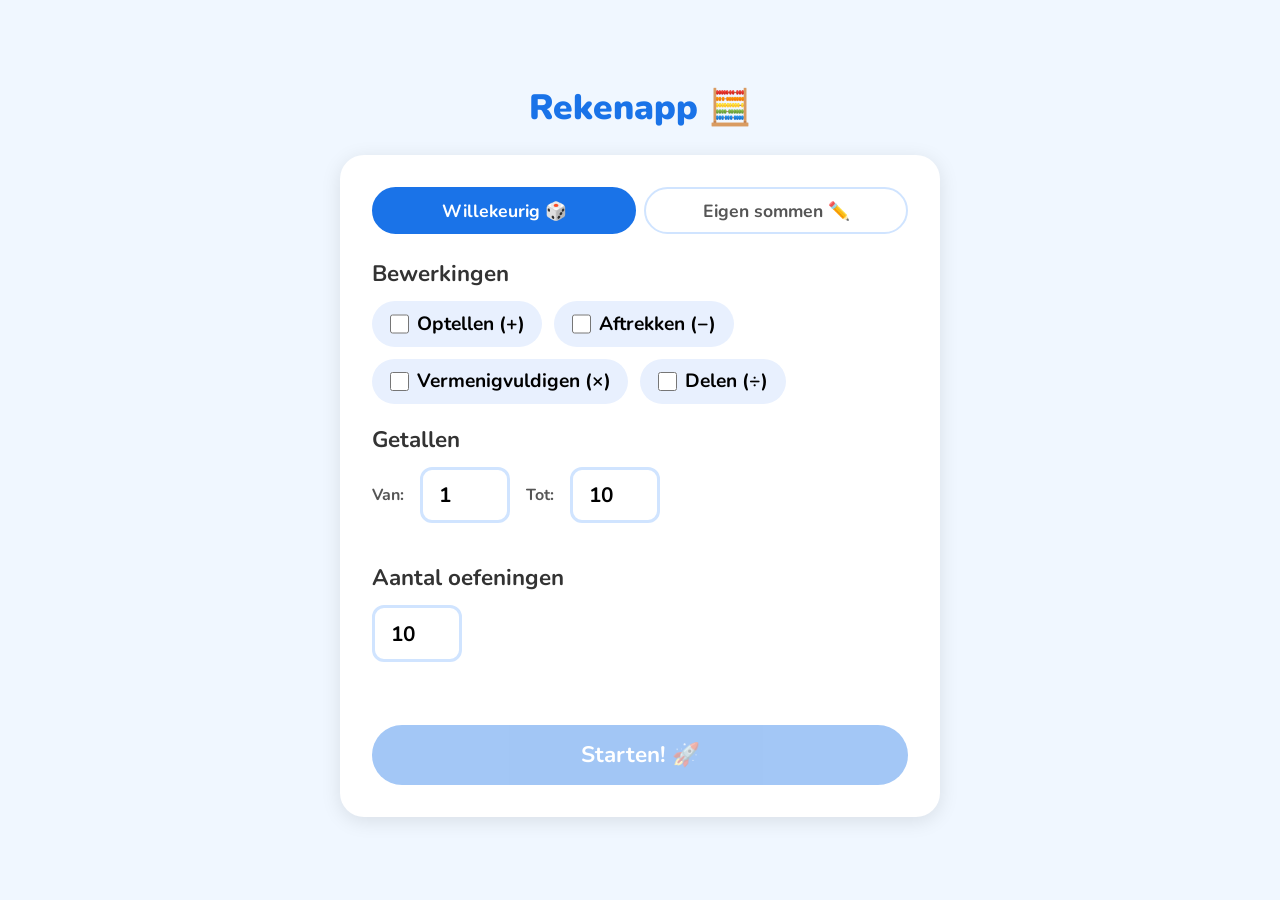
<file: index.html>
<!DOCTYPE html>
<html lang="nl">
<head>
  <meta charset="UTF-8">
  <meta name="viewport" content="width=device-width, initial-scale=1.0">
  <title>Rekenapp</title>
  <link rel="preconnect" href="https://fonts.googleapis.com">
  <link href="https://fonts.googleapis.com/css2?family=Nunito:wght@400;700;900&display=swap" rel="stylesheet">
  <link rel="stylesheet" href="style.css">
</head>
<body>
  <!-- Screen 1: Instellingen -->
  <div id="screen-instellingen" class="screen active">
    <h1>Rekenapp 🧮</h1>
    <div class="card">
      <!-- Mode toggle -->
      <div class="mode-toggle">
        <button class="mode-btn active" id="btn-mode-random">Willekeurig 🎲</button>
        <button class="mode-btn" id="btn-mode-eigen">Eigen sommen ✏️</button>
      </div>

      <!-- Random mode section -->
      <div id="random-section">
        <h2>Bewerkingen</h2>
        <div class="checkbox-group">
          <label class="checkbox-label">
            <input type="checkbox" id="op-plus" value="+"> <span>Optellen (+)</span>
          </label>
          <label class="checkbox-label">
            <input type="checkbox" id="op-min" value="-"> <span>Aftrekken (−)</span>
          </label>
          <label class="checkbox-label">
            <input type="checkbox" id="op-keer" value="×"> <span>Vermenigvuldigen (×)</span>
          </label>
          <label class="checkbox-label">
            <input type="checkbox" id="op-delen" value="÷"> <span>Delen (÷)</span>
          </label>
        </div>

        <h2>Getallen</h2>
        <div class="number-row">
          <label for="min-getal">Van:</label>
          <input type="number" id="min-getal" value="1" min="1">
          <label for="max-getal">Tot:</label>
          <input type="number" id="max-getal" value="10" min="2">
        </div>
        <div class="error-msg" id="getal-error"></div>
      </div>

      <!-- Eigen sommen section (hidden by default) -->
      <div id="eigen-section" style="display:none">
        <h2>Jouw sommen</h2>
        <div id="pattern-list"></div>
        <button class="btn-add-pattern" id="btn-add-pattern">＋ Som toevoegen</button>
      </div>

      <!-- Shared: number of exercises -->
      <h2>Aantal oefeningen</h2>
      <div class="number-row">
        <input type="number" id="aantal" value="10" min="1" max="50">
      </div>
      <div class="error-msg" id="aantal-error"></div>

      <button class="btn-primary" id="btn-starten" disabled>Starten! 🚀</button>
    </div>
  </div>

  <!-- Screen 2: Oefening -->
  <div id="screen-oefening" class="screen">
    <h1>Rekenapp 🧮</h1>
    <div class="card">
      <div class="progress-wrap">
        <div class="progress-label" id="progress-label">Vraag 1 van 10</div>
        <div class="progress-bar"><div class="progress-fill" id="progress-fill" style="width:0%"></div></div>
      </div>
      <div class="problem" id="problem-display">7 + 4 = ?</div>
      <div class="answer-wrap">
        <input type="number" id="answer-input" class="answer-input" readonly placeholder="?">
      </div>
      <div class="feedback" id="feedback-msg"></div>
      <div class="numpad">
        <button class="numpad-btn" data-val="1">1</button>
        <button class="numpad-btn" data-val="2">2</button>
        <button class="numpad-btn" data-val="3">3</button>
        <button class="numpad-btn" data-val="4">4</button>
        <button class="numpad-btn" data-val="5">5</button>
        <button class="numpad-btn" data-val="6">6</button>
        <button class="numpad-btn" data-val="7">7</button>
        <button class="numpad-btn" data-val="8">8</button>
        <button class="numpad-btn" data-val="9">9</button>
        <button class="numpad-btn numpad-wis" data-val="wis">Wis</button>
        <button class="numpad-btn" data-val="0">0</button>
        <button class="numpad-btn numpad-ok" aria-label="Controleren">✅</button>
      </div>
    </div>
  </div>

  <!-- Screen 3: Resultaten -->
  <div id="screen-resultaten" class="screen">
    <h1>Klaar! 🎊</h1>
    <div class="card">
      <div class="stars" id="stars-display">⭐⭐⭐</div>
      <div class="score-display" id="score-display">Je hebt 8 van de 10 sommen goed!</div>
      <div class="result-msg" id="result-msg">Geweldig!</div>
      <div class="btn-row">
        <button class="btn-secondary" id="btn-instellingen">⚙️ Instellingen</button>
        <button class="btn-primary" id="btn-opnieuw">🔄 Opnieuw</button>
      </div>
    </div>
  </div>

  <canvas id="confetti-canvas"></canvas>
  <script type="module" src="app.js"></script>
</body>
</html>
</file>
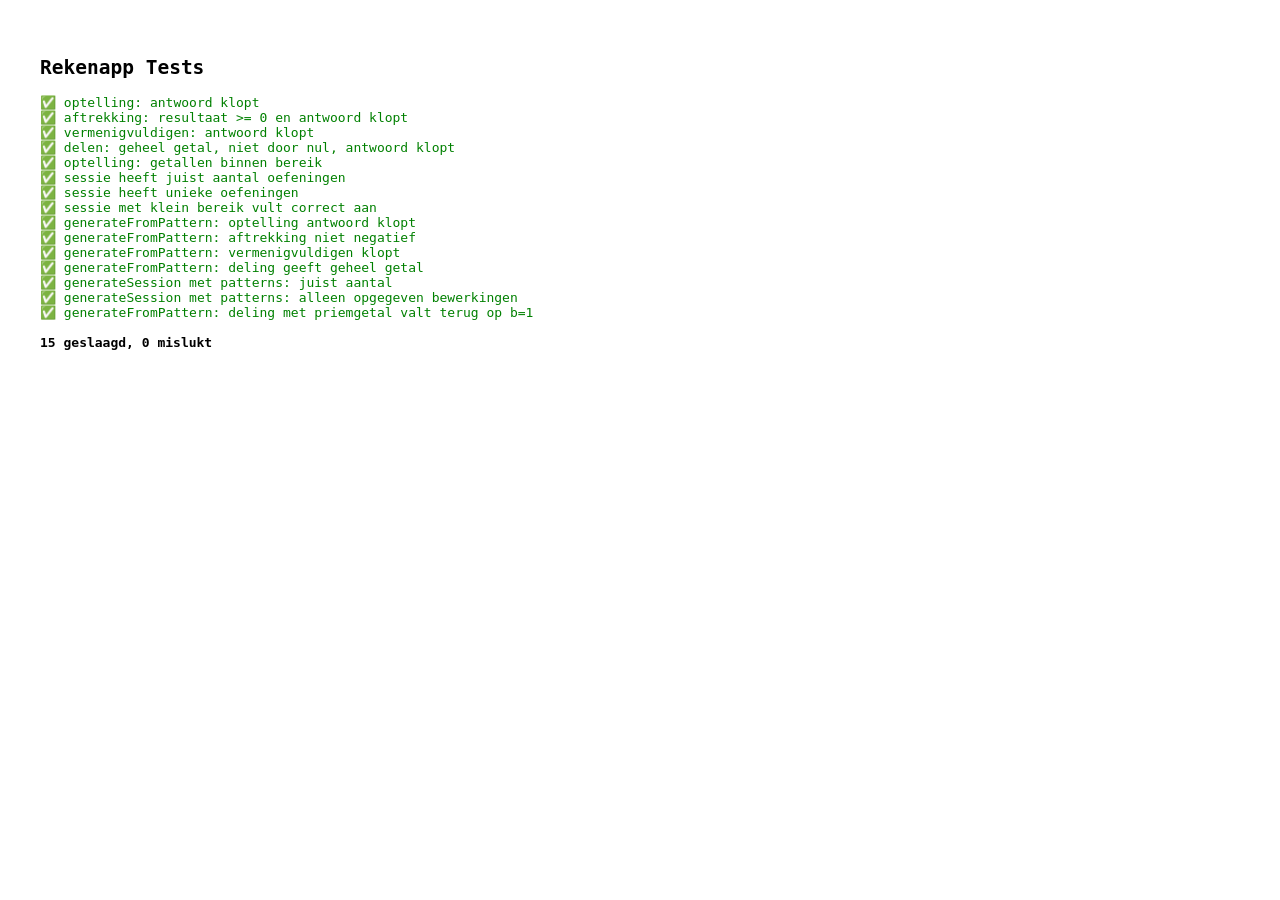
<file: test.html>
<!DOCTYPE html>
<html lang="nl">
<head>
  <meta charset="UTF-8">
  <title>Tests — Rekenapp</title>
  <style>body{font-family:monospace;padding:2rem;} .pass{color:green;} .fail{color:red;}</style>
</head>
<body>
<h2>Rekenapp Tests</h2>
<pre id="output"></pre>
<script type="module">
import { generateExercise, generateSession, generateFromPattern } from './exercises.js';

const out = document.getElementById('output');
let passed = 0, failed = 0;

function test(name, fn) {
  try {
    fn();
    out.innerHTML += `<span class="pass">✅ ${name}</span>\n`;
    passed++;
  } catch(e) {
    out.innerHTML += `<span class="fail">❌ ${name}: ${e.message}</span>\n`;
    failed++;
  }
}
function assert(cond, msg) { if (!cond) throw new Error(msg || 'mislukt'); }

const s = { ops: ['+', '-', '×', '÷'], min: 1, max: 10, aantal: 10 };

test('optelling: antwoord klopt', () => {
  for (let i = 0; i < 50; i++) {
    const ex = generateExercise({ ...s, ops: ['+'] });
    assert(ex.answer === ex.a + ex.b, `${ex.a}+${ex.b}≠${ex.answer}`);
  }
});

test('aftrekking: resultaat >= 0 en antwoord klopt', () => {
  for (let i = 0; i < 50; i++) {
    const ex = generateExercise({ ...s, ops: ['-'] });
    assert(ex.answer >= 0, `${ex.a}-${ex.b}=${ex.answer} < 0`);
    assert(ex.answer === ex.a - ex.b, `${ex.a}-${ex.b}≠${ex.answer}`);
  }
});

test('vermenigvuldigen: antwoord klopt', () => {
  for (let i = 0; i < 50; i++) {
    const ex = generateExercise({ ...s, ops: ['×'] });
    assert(ex.answer === ex.a * ex.b, `${ex.a}×${ex.b}≠${ex.answer}`);
  }
});

test('delen: geheel getal, niet door nul, antwoord klopt', () => {
  for (let i = 0; i < 50; i++) {
    const ex = generateExercise({ ...s, ops: ['÷'] });
    assert(ex.b !== 0, 'deling door nul');
    assert(Number.isInteger(ex.answer), `${ex.a}÷${ex.b}=${ex.answer} is geen geheel getal`);
    assert(ex.answer === ex.a / ex.b, `${ex.a}÷${ex.b}≠${ex.answer}`);
  }
});

test('optelling: getallen binnen bereik', () => {
  for (let i = 0; i < 50; i++) {
    const ex = generateExercise({ ...s, ops: ['+'] });
    assert(ex.a >= 1 && ex.a <= 10, `a=${ex.a} buiten bereik`);
    assert(ex.b >= 1 && ex.b <= 10, `b=${ex.b} buiten bereik`);
  }
});

test('sessie heeft juist aantal oefeningen', () => {
  const session = generateSession(s);
  assert(session.length === 10, `verwacht 10, kreeg ${session.length}`);
});

test('sessie heeft unieke oefeningen', () => {
  const session = generateSession(s);
  const keys = session.map(e => `${e.a}${e.op}${e.b}`);
  const unique = new Set(keys);
  assert(unique.size === keys.length, `duplicaten gevonden`);
});

test('sessie met klein bereik vult correct aan', () => {
  const session = generateSession({ ops: ['+'], min: 1, max: 3, aantal: 50 });
  assert(session.length === 50, `verwacht 50, kreeg ${session.length}`);
});

const pat = { fixed: 9, op: '-', min: 1, max: 8 };

test('generateFromPattern: optelling antwoord klopt', () => {
  for (let i = 0; i < 50; i++) {
    const ex = generateFromPattern({ fixed: 6, op: '+', min: 1, max: 5 });
    assert(ex.a === 6, `a moet 6 zijn, got ${ex.a}`);
    assert(ex.answer === ex.a + ex.b, `${ex.a}+${ex.b}≠${ex.answer}`);
    assert(ex.b >= 1 && ex.b <= 5, `b=${ex.b} buiten bereik`);
  }
});

test('generateFromPattern: aftrekking niet negatief', () => {
  for (let i = 0; i < 50; i++) {
    const ex = generateFromPattern(pat);
    assert(ex.a === 9, `a moet 9 zijn`);
    assert(ex.answer >= 0, `antwoord ${ex.answer} is negatief`);
    assert(ex.answer === ex.a - ex.b, `${ex.a}-${ex.b}≠${ex.answer}`);
  }
});

test('generateFromPattern: vermenigvuldigen klopt', () => {
  for (let i = 0; i < 50; i++) {
    const ex = generateFromPattern({ fixed: 4, op: '×', min: 1, max: 10 });
    assert(ex.a === 4, `a moet 4 zijn`);
    assert(ex.answer === ex.a * ex.b, `${ex.a}×${ex.b}≠${ex.answer}`);
  }
});

test('generateFromPattern: deling geeft geheel getal', () => {
  for (let i = 0; i < 50; i++) {
    const ex = generateFromPattern({ fixed: 12, op: '÷', min: 1, max: 6 });
    assert(ex.a === 12, `a moet 12 zijn`);
    assert(ex.b !== 0, 'deling door nul');
    assert(Number.isInteger(ex.answer), `${ex.a}÷${ex.b}=${ex.answer} is geen geheel getal`);
    assert(ex.a / ex.b === ex.answer, `${ex.a}÷${ex.b}≠${ex.answer}`);
  }
});

test('generateSession met patterns: juist aantal', () => {
  const patterns = [
    { fixed: 9, op: '-', min: 1, max: 8 },
    { fixed: 5, op: '+', min: 1, max: 5 },
  ];
  const session = generateSession({ patterns, aantal: 10 });
  assert(session.length === 10, `verwacht 10, kreeg ${session.length}`);
});

test('generateSession met patterns: alleen opgegeven bewerkingen', () => {
  const patterns = [{ fixed: 9, op: '-', min: 1, max: 8 }];
  const session = generateSession({ patterns, aantal: 10 });
  session.forEach(ex => {
    assert(ex.a === 9, `a moet 9 zijn, got ${ex.a}`);
    assert(ex.op === '-', `bewerking moet - zijn, got ${ex.op}`);
  });
});

test('generateFromPattern: deling met priemgetal valt terug op b=1', () => {
  // 7 is prime; only divisors are 1 and 7; range [2,6] has no divisors of 7
  for (let i = 0; i < 20; i++) {
    const ex = generateFromPattern({ fixed: 7, op: '÷', min: 2, max: 6 });
    assert(ex.a === 7, `a moet 7 zijn`);
    assert(ex.b === 1, `b moet 1 zijn (fallback), got ${ex.b}`);
    assert(ex.answer === 7, `antwoord moet 7 zijn, got ${ex.answer}`);
  }
});

out.innerHTML += `\n<strong>${passed} geslaagd, ${failed} mislukt</strong>\n`;
</script>
</body>
</html>
</file>
<file: style.css>
*, *::before, *::after { box-sizing: border-box; margin: 0; padding: 0; }

body {
  font-family: 'Nunito', sans-serif;
  background: #f0f7ff;
  min-height: 100vh;
  display: flex;
  align-items: center;
  justify-content: center;
  padding: 1rem;
}

.screen { display: none; width: 100%; max-width: 600px; }
.screen.active { display: block; }

h1 {
  font-size: 2.2rem;
  font-weight: 900;
  color: #1a73e8;
  text-align: center;
  margin-bottom: 1.5rem;
}

h2 {
  font-size: 1.4rem;
  font-weight: 700;
  color: #333;
  margin-bottom: 0.75rem;
}

.card {
  background: white;
  border-radius: 1.5rem;
  padding: 2rem;
  box-shadow: 0 4px 20px rgba(0,0,0,0.1);
}

button {
  font-family: 'Nunito', sans-serif;
  font-size: 1.4rem;
  font-weight: 700;
  padding: 0.9rem 2rem;
  border: none;
  border-radius: 999px;
  cursor: pointer;
  transition: transform 0.1s, opacity 0.2s;
}
button:active { transform: scale(0.96); }
button:disabled { opacity: 0.4; cursor: not-allowed; transform: none; }
.btn-primary { background: #1a73e8; color: white; width: 100%; margin-top: 1.5rem; }
.btn-secondary { background: #e8f0fe; color: #1a73e8; }

input[type="number"] {
  font-family: 'Nunito', sans-serif;
  font-size: 1.3rem;
  font-weight: 700;
  padding: 0.7rem 1rem;
  border: 3px solid #d0e4ff;
  border-radius: 0.75rem;
  width: 100%;
  outline: none;
  transition: border-color 0.2s;
}
input[type="number"]:focus { border-color: #1a73e8; }

.checkbox-group { display: flex; flex-wrap: wrap; gap: 0.75rem; margin-bottom: 1.25rem; }
.checkbox-label {
  display: flex;
  align-items: center;
  gap: 0.5rem;
  font-size: 1.2rem;
  font-weight: 700;
  cursor: pointer;
  background: #e8f0fe;
  padding: 0.6rem 1.1rem;
  border-radius: 999px;
  user-select: none;
}
.checkbox-label input { width: 1.2rem; height: 1.2rem; cursor: pointer; }

.number-row { display: flex; gap: 1rem; align-items: center; margin-bottom: 1.25rem; }
.number-row label { font-size: 1rem; font-weight: 700; color: #555; white-space: nowrap; }
.number-row input { width: 90px; flex-shrink: 0; }

.error-msg { color: #d93025; font-size: 0.95rem; font-weight: 700; margin-top: 0.4rem; min-height: 1.2rem; }

/* Progress bar */
.progress-wrap { margin-bottom: 1.5rem; }
.progress-label { font-size: 1rem; font-weight: 700; color: #555; margin-bottom: 0.4rem; text-align: center; }
.progress-bar { background: #d0e4ff; border-radius: 999px; height: 12px; }
.progress-fill { background: #1a73e8; border-radius: 999px; height: 12px; transition: width 0.4s ease; }

/* Problem display */
.problem { font-size: 3.5rem; font-weight: 900; color: #1a73e8; text-align: center; margin: 1.5rem 0; letter-spacing: 0.05em; }

/* Answer input */
.answer-wrap { display: flex; justify-content: center; margin-bottom: 1rem; }
.answer-input {
  font-size: 2.5rem !important;
  font-weight: 900 !important;
  text-align: center;
  width: 160px !important;
  padding: 0.5rem !important;
  border-width: 4px !important;
}

/* Feedback */
.feedback { font-size: 1.3rem; font-weight: 700; text-align: center; min-height: 2rem; margin-bottom: 0.75rem; }
.feedback.correct { color: #0d8f4e; }
.feedback.wrong { color: #d93025; }
.feedback.reveal { color: #555; }

/* Shake animation */
@keyframes shake {
  0%, 100% { transform: translateX(0); }
  20% { transform: translateX(-10px); }
  40% { transform: translateX(10px); }
  60% { transform: translateX(-7px); }
  80% { transform: translateX(7px); }
}
.shake { animation: shake 0.4s ease; }

/* Results */
.score-display { font-size: 1.8rem; font-weight: 900; text-align: center; color: #333; margin-bottom: 1rem; }
.stars { font-size: 3rem; text-align: center; margin-bottom: 0.5rem; }
.result-msg { font-size: 1.2rem; font-weight: 700; text-align: center; color: #555; margin-bottom: 1.5rem; }
.btn-row { display: flex; gap: 1rem; justify-content: center; }
.btn-row button { width: auto; margin-top: 0; }

/* Confetti canvas */
#confetti-canvas {
  position: fixed;
  top: 0; left: 0;
  width: 100%; height: 100%;
  pointer-events: none;
  z-index: 100;
}

/* Mode toggle */
.mode-toggle { display: flex; gap: 0.5rem; margin-bottom: 1.5rem; }
.mode-btn {
  flex: 1;
  font-family: 'Nunito', sans-serif;
  font-size: 1.1rem;
  font-weight: 700;
  padding: 0.6rem 1rem;
  border: 2px solid #d0e4ff;
  border-radius: 999px;
  background: white;
  color: #555;
  cursor: pointer;
  transition: background 0.15s, color 0.15s, border-color 0.15s;
  margin-top: 0;
  width: auto;
}
.mode-btn.active { background: #1a73e8; color: white; border-color: #1a73e8; }

/* Pattern rows */
.pattern-list { margin-bottom: 0.75rem; }
.pattern-row {
  display: flex;
  align-items: center;
  gap: 0.4rem;
  margin-bottom: 0.6rem;
  flex-wrap: wrap;
}
.pat-fixed { width: 70px !important; flex-shrink: 0; }
.pat-min, .pat-max { width: 60px !important; flex-shrink: 0; }
.pat-label { font-size: 0.9rem; font-weight: 700; color: #555; white-space: nowrap; }
select.pat-op {
  font-family: 'Nunito', sans-serif;
  font-size: 1.1rem;
  font-weight: 700;
  padding: 0.55rem 0.4rem;
  border: 3px solid #d0e4ff;
  border-radius: 0.75rem;
  background: white;
  cursor: pointer;
  outline: none;
  flex-shrink: 0;
}
select.pat-op:focus { border-color: #1a73e8; }
.btn-delete-pattern {
  font-size: 1rem;
  font-weight: 700;
  padding: 0.35rem 0.65rem;
  border-radius: 999px;
  background: #fce8e6;
  color: #d93025;
  cursor: pointer;
  border: none;
  margin-left: auto;
  margin-top: 0;
  width: auto;
}
.btn-add-pattern {
  font-family: 'Nunito', sans-serif;
  font-size: 1rem;
  font-weight: 700;
  padding: 0.5rem 1.1rem;
  border-radius: 999px;
  background: #e8f0fe;
  color: #1a73e8;
  border: none;
  cursor: pointer;
  margin-top: 0;
  width: auto;
}

/* Custom numpad */
.numpad {
  display: grid;
  grid-template-columns: repeat(3, 1fr);
  gap: 0.6rem;
  margin-top: 1rem;
}
.numpad-btn {
  font-family: 'Nunito', sans-serif;
  font-size: 1.8rem;
  font-weight: 900;
  padding: 0.75rem 0;
  border: none;
  border-radius: 1rem;
  background: #e8f0fe;
  color: #1a73e8;
  cursor: pointer;
  transition: transform 0.1s, background 0.1s;
  width: 100%;
  margin-top: 0;
}
.numpad-btn:active { transform: scale(0.93); background: #d0e4ff; }
.numpad-btn:disabled { opacity: 0.35; cursor: not-allowed; transform: none; }
.numpad-wis { background: #fce8e6; color: #d93025; }
.numpad-wis:active { background: #f5c6c2; }
.numpad-ok { background: #1a73e8; color: white; }
.numpad-ok:active { background: #1558b0; }
</file>
